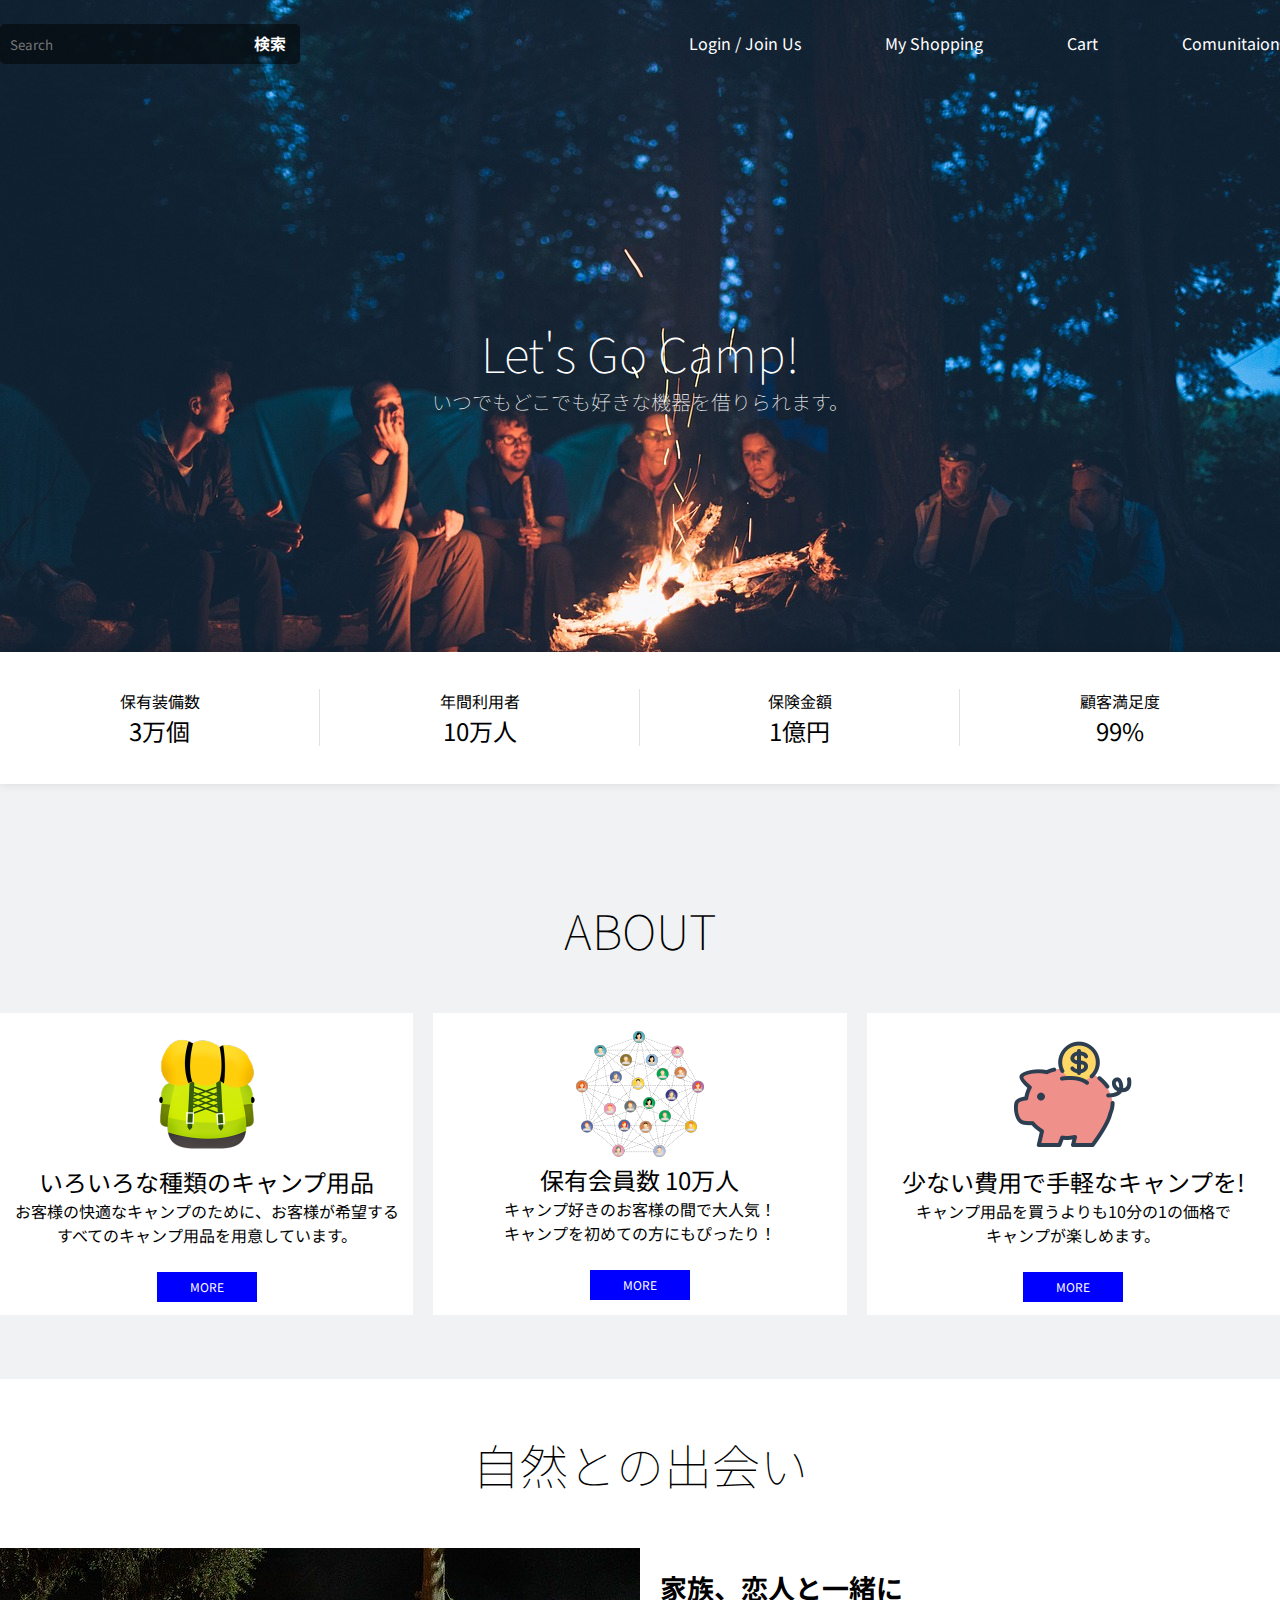
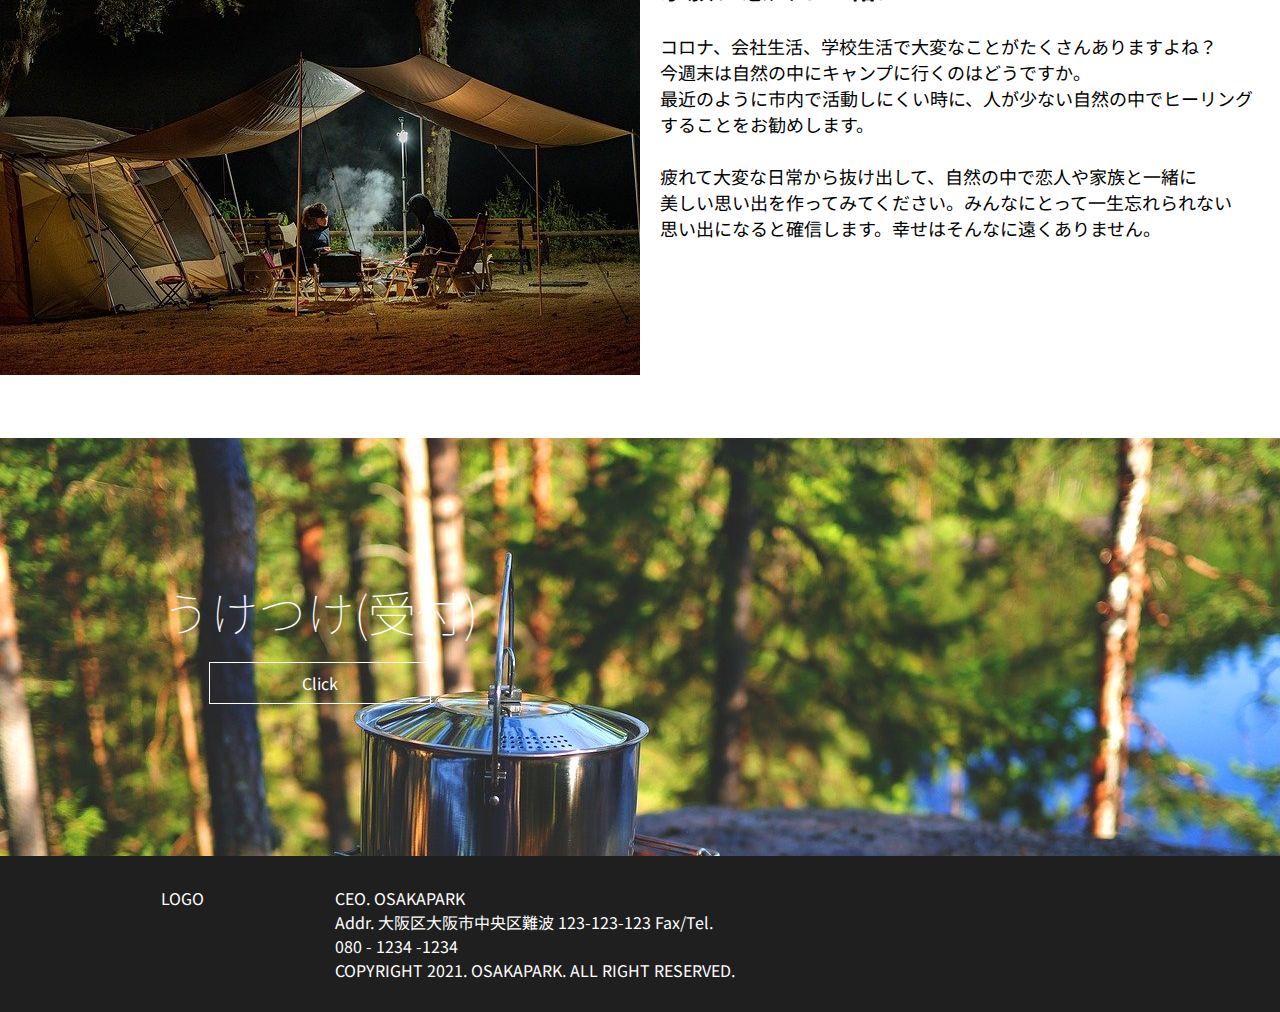
<file: Index.html>
<!DOCTYPE html>
<html lang="ja">
<head>
    <link rel="preconnect" href="https://fonts.gstatic.com">
    <link href="https://fonts.googleapis.com/css2?family=Noto+Sans+JP&display=swap" rel="stylesheet">
    <link rel="stylesheet" type="text/css" href="/src/css/style.css">
    <meta name="viewport" content="width=device-width, initial-scale=1.0">
</head>

<body>
    <div class="wrap">
        <div class="intro_bg">
            <div class="header">
                <div class="searchArea">
                    <form>
                        <input type="search" placeholder="Search">
                        <span>検索</span>
                    </form>
                </div>
                <ul class="nav">
                    <li><a href="/page/login.html">Login / Join Us</a></li>
                    <li><a href="#">My Shopping</a></li>
                    <li><a href="#">Cart</a></li>
                    <li><a href="#">Comunitaion</a></li>
                </ul>
            </div>
            <div class="intro_text">
                <h1>Let's Go Camp!</h1>
                <h4 class="contents1">いつでもどこでも好きな機器を借りられます。</h4>
            </div>
        </div>
        </div>
        <!--intro end-->
        
        <ul class="amount">
            <li>
                <div>
                    <div class="content1">保有装備数</div>
                    <div class="result">3万個</div>
                </div>
            </li>
            <li>
                <div>
                    <div class="content1">年間利用者</div>
                    <div class="result">10万人</div>
                </div>
            </li>
            <li>
                <div>
                    <div class="content1">保険金額</div>
                    <div class="result">1億円</div>
                </div>
            </li>
            <li>
                <div>
                    <div class="content1">顧客満足度</div>
                    <div class="result">99%</div>
                </div>
            </li>
        </ul>
        <!-- amount end -->

        <div class="main_text0">
            <h1>ABOUT</h1>
            <div class="contents1"></div>

            <ul class="icons">
                <li>
                    <div class="icons_img">
                        <img src="/img/icon.png">
                    </div>
                    <div class="contents1_bold">いろいろな種類のキャンプ用品</div>
                    <div class="contents2">
                        お客様の快適なキャンプのために、お客様が希望する<br>
                        すべてのキャンプ用品を用意しています。
                    </div>
                    <div class="more">
                        MORE
                    </div>
                </li>

                <li>
                    <div class="icons_img">
                        <img src="/img/icon2.png">
                    </div>
                    <div class="contents1_bold">保有会員数 10万人</div>
                    <div class="contents2">
                        キャンプ好きのお客様の間で大人気！<br>
                        キャンプを初めての方にもぴったり！
                    </div>
                    <div class="more">
                        MORE
                    </div>
                </li>

                <li>
                    <div class="icons_img">
                        <img src="/img/icon3.png">
                    </div>
                    <div class="contents1_bold">少ない費用で手軽なキャンプを!</div>
                    <div class="contents2">
                        キャンプ用品を買うよりも10分の1の価格で<br>
                        キャンプが楽しめます。
                    </div>
                    <div class="more">
                        MORE
                    </div>
                </li>
            </ul>
        </div>


      <div class="main_text1">
        <h1>自然との出会い</h1>
        <div class="contents1"></div>
        <div class="service">
          <div class="food_photo">
            <img src="/img/content.jpg">
          </div>
          <div class="contents2">
              <h2>家族、恋人と一緒に</h2>
              <br>コロナ、会社生活、学校生活で大変なことがたくさんありますよね？
              <br>今週末は自然の中にキャンプに行くのはどうですか。
              <br>最近のように市内で活動しにくい時に、人が少ない自然の中でヒーリングすることをお勧めします。
              <br>
              <br>疲れて大変な日常から抜け出して、自然の中で恋人や家族と一緒に
              <br>美しい思い出を作ってみてください。みんなにとって一生忘れられない
              <br>思い出になると確信します。幸せはそんなに遠くありません。
          </div>
        </div>
      </div>

      <div class="main_text2">
        <ul>
          <li>
            <div><h1>うけつけ(受付)</h1></div>
            <div></div>
            <div class="more2">Click</div>
          </li>
          <li></li>
        </ul>
      </div>

      <div class="footer">
        <div>LOGO</div>
        <div>
          CEO. OSAKAPARK <br>
          Addr. 大阪区大阪市中央区難波 123-123-123 Fax/Tel. <br>
          080 - 1234 -1234 <br>
          COPYRIGHT 2021. OSAKAPARK. ALL RIGHT RESERVED.
        </div>
      </div>
    </div>
  </body>
</html>
</file>
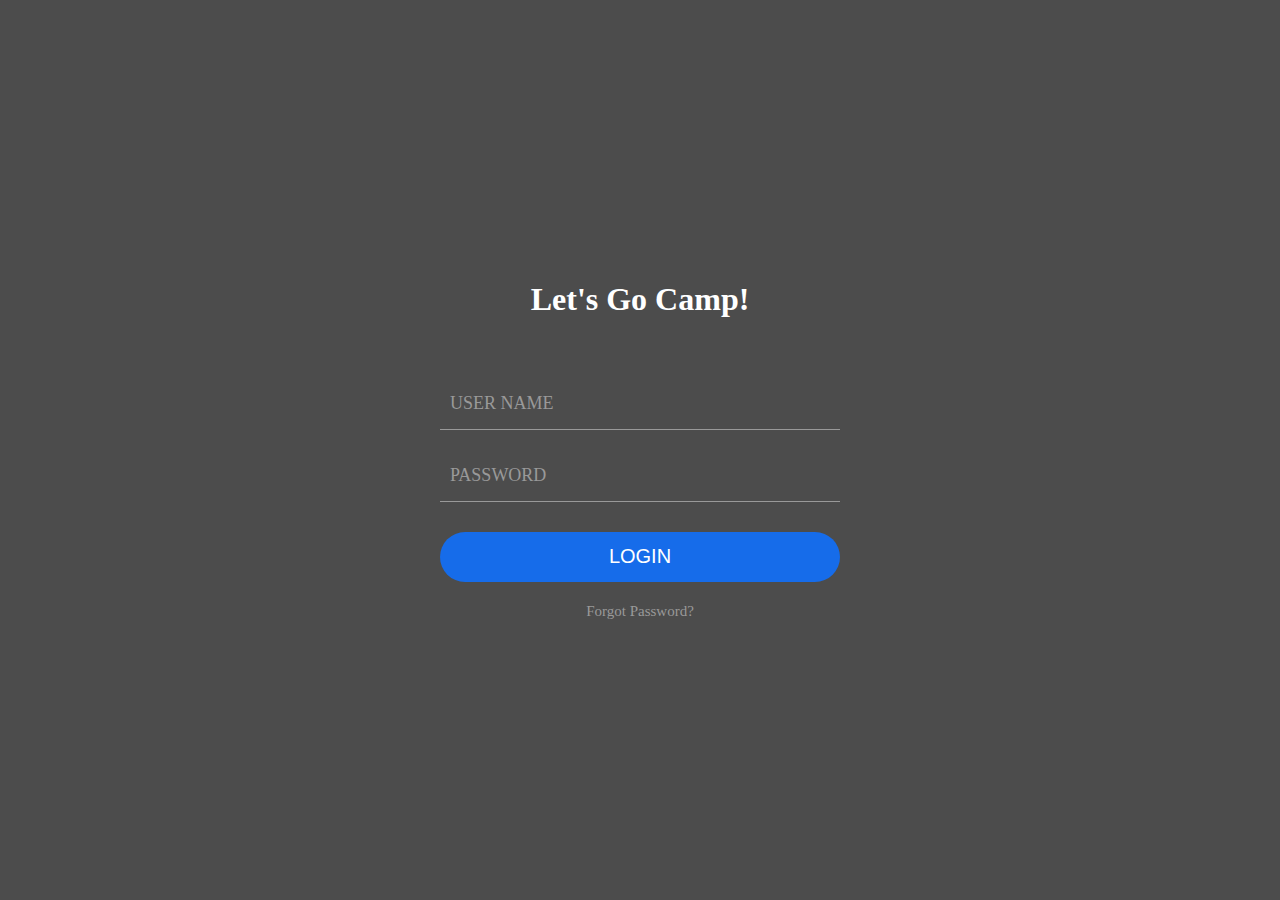
<file: page/login.html>
<!DOCTYPE html>
<html lang="ja">
<head>
    <link rel="preconnect" href="https://fonts.gstatic.com">
    <link href="https://fonts.googleapis.com/css2?family=Noto+Sans+JP&display=swap" rel="stylesheet">
    <link rel="stylesheet" href="/src/css/login.css">
    <meta name="viewport" content="width=device-width, initial-scale=1.0">
		<script src="https://code.jquery.com/jquery-3.4.1.js"   
		integrity="sha256-WpOohJOqMqqyKL9FccASB9O0KwACQJpFTUBLTYOVvVU="   
		crossorigin="anonymous">
	</script>
</head>
<body>
	<section class="login-form">
		<h1>Let's Go Camp!</h1>
		<form action="">
			<div class="int-area">
				<input type="text"
				 name="id"
				 id="id"
				 autocomplete="off"
				 required
				 >
				<label for="id">USER NAME</label>
			</div>
			<div class="int-area">
				<input type="password"
				 name="pw"
				 id="pw"
				 autocomplete="off"
				 required
				 >
				<label for="pw">PASSWORD</label>
			</div>
			<div class="btn-area">
				<button id="btn"
				type="submit">LOGIN</button>
			</div>
		</form>
		<div class="caption">
			<a href="">Forgot Password?</a>
		</div>
	</section>

	<script>
		let id = $('#id');
		let pw = $('#pw');
		let btn = $('#btn');

		$(btn).on('click', function() {
			 if($(id).val() == "") {
					$(id).next('label').addClass('warning');
					setTimeout(function()	{
						$('label').removeClass('warning');
					},1500);
				}
			 else if($(pw).val() == "") {
  				$(pw).next('label').addclass('warning');
					setTimeout(function()	{
						$('label').removeClass('warning');
					},1500);
				}
		});
	</script>

</body>
</html>
</file>
<file: src/css/style.css>
* {
	font-family: 'Noto Sans JP', sans-serif;
	list-style: none;
	text-decoration: none;
	border-collapse: collapse;
	margin: 0px;
	padding: 0px;
}

h1 {
	font-size: 48px;
	font-weight: 100;
}
.contents1{
	font-size: 20px;
	font-weight: lighter;
}
.contents2{
	font-size: 18px;
}
.contents3{
	font-size: 14px;
	font-weight: 100;
}
.contents3_bold{
	font-size: 18px;
	font-weight: bold;
	margin-bottom: 10px;
} 
/* ---*/

.result{
	font-size: 24px;
}

.intro_bg{
	background-image:url("/img/bg.png");
	width: 100%;
	height: 718px;
}

.header{
	display: flex;
	width: 1280px;
	margin: auto;
	height: 86px;
}

.searchArea{
	width: 300px;
	height: 40px;
	background: rgba(0, 0, 0, 0.5);
	border-radius: 5px;
	margin-top: 24px;
}

.searchArea > form > input{
	border: none;
	width: 250px;
	height: 40px;
	background: rgba(0, 0, 0, 0);
	color: #000;
	padding-left: 10px;
}

.searchArea > form > span{
	width: 50px;
	color: white;
	font-weight: bold;
	cursor: pointer;
}

.nav{
	display: flex;
	justify-content: flex-end;
	line-height: 86px;
	width: calc(1280px - 300px);
}

.nav > li{
	margin-left: 84px;
}

.nav > li > a {
	color: white;
}
.amount{
	position: relative;
	top: -66px;
	display: flex;
	width: 1280px;
	background:white;
	box-shadow: 0px 0px 10px rgba(0, 0, 0, 0.1);
	margin: auto;
}

.amount > li {
	flex: 1;
	height: 132px;
}

.amount > li > div {
	text-align: center;
	height: 57px;
	margin-top: 37px;
}

.amount > li:not(:last-child) > div{
	border-right: 1px solid #e1e1e1;
}
.intro_text{
	width: 100%;
	margin: 231px auto 231px auto;
	text-align: center;
}

.intro_text > h1,
.intro_text > h4{
	color: white;
}

/* main_text*/

.main_text0{
	width: 100%;
	height: 601px;
	margin-top: -132px;
	background:#f1f2f3;  
}

.main_text0 > h1{
	padding-top: 116px;
	text-align: center;
	margin-top: 60px;
}
.main_text0 > .contents1 {
	 text-align: center;
}

.icons{
	display: flex;
	width: 1280px;
	height: 302px;
	margin: auto;
}
.icons > li {
	flex: 1;
	margin-top: 49px;
	background: white;
	height: 302px;
	text-align: center;

}
.icons > li > .icons_img{
	margin-top: 18px;
}
.icons > li:not(:last-child){
	margin-right: 20px;
}
.icons .contents1_bold{
	font-size: 24px;
}
.icons .contents2 {
	font-size: 16px;
}

.more{
	width: 100px;
	height: 30px;
	background: blue;
	color: white;
	line-height: 30px;
	font-size: 12px;
	margin: 25px auto;
}

/* main_text1*/

.main_text1{
	width: 100%;
	height:659px;
}
.main_text1 > h1{
	padding-top:50px;
	text-align: center;
}
.main_text1 > .contents1 {
	text-align: center;
}
.service{
	width: 1280px;
	display: flex;
	margin: 49px auto;
	height: 427px;
}

.service > .contents2 {
	padding: 20px;
}

.service > .contents2 > h2{
	font-size: 27px;
}

/* main_text2 */

.main_text2{
	width: 100%;
	height: 418px;
	background-image: url("/img/mt.jpg");
}

.main_text2 > ul{
	display: flex;
	padding-top: 138px;
}
.main_text2 > ul > li{
	flex: 1;
	text-align: center;
}
.main_text2 > ul > li > div,
.main_text2 > ul > li > div > h1{
	color: white;
}
.more2{
	width: 220px;
	height: 40px;
	border: 1px solid #fff;
	color: white;
	line-height: 40px;
	margin: 16px auto;
	cursor: pointer;
}

.footer{
	display: flex;
	background: #1f1f1f;
	padding: 30px;
}

.footer > div:first-child {
	flex: 3;
	text-align: center;
	color: white;
}

.footer > div:last-child {
	flex: 9;
	color: white;
}
</file>
<file: src/css/login.css>
*{margin: 0; padding: 0; box-sizing: border-box;}
body{
	display: flex;
	justify-content: center;
	align-items: center;
	height: 100vh;
	background-image: url(bg.png) no-repeat center;
	background-size: cover;
}
body::before {
	content: "";
	position: absolute; z-index: 1;
	top: 0; right: 0; bottom: 0; left: 0;
	background-color: rgba(0, 0, 0,.7);
}

.login-form{
	position: relative; z-index: 2;}
.login-form h1{
	font-size: 32px; color: #fff;
	text-align: center;
	margin-bottom: 60px;
}

.int-area{
	width: 400px; position: relative;
	margin-top: 20px;
}

.int-area:first-child{margin-top: 0;}
.int-area input{
	width: 100%;
	padding: 20px 10px 10px;
	background-color: transparent;
	border: none;
	border-bottom: 1px solid #999;
	font-size: 18px; color: #fff;
	outline: none;
}

.int-area label{
	position: absolute; left: 10px; top: 15px;
	font-size: 18px; color: #999;
	transition: all  .5s ease;
}
.int-area label.warning {
	color: red !important;
	animation: warning s ease;
	animation-iteration-count: 3;
}
@keyframes warning {
	0% {transform: franslateX(-8px);}
	25% {transform: franslateX(-8px);}
	50% {transform: franslateX(-8px);}
	75% {transform: franslateX(-8px);}
}
.int-area input:focus + label,
.int-area input:valid + label {
	top: 0;
	font-size: 13px; color: #166cea;
}

.btn-area {margin-top: 30px;}
.btn-area button {
	width: 100%;
	height: 50px;
	background: #166cea;
	color: #fff;
	font-size: 20px;
	border: none;
	border-radius: 25px;
	cursor: pointer;
}

.caption {
	margin-top: 20px;
	text-align: center;
}
.caption a{
	font-size: 15px; color: #999;
	text-decoration: none;
}
</file>
